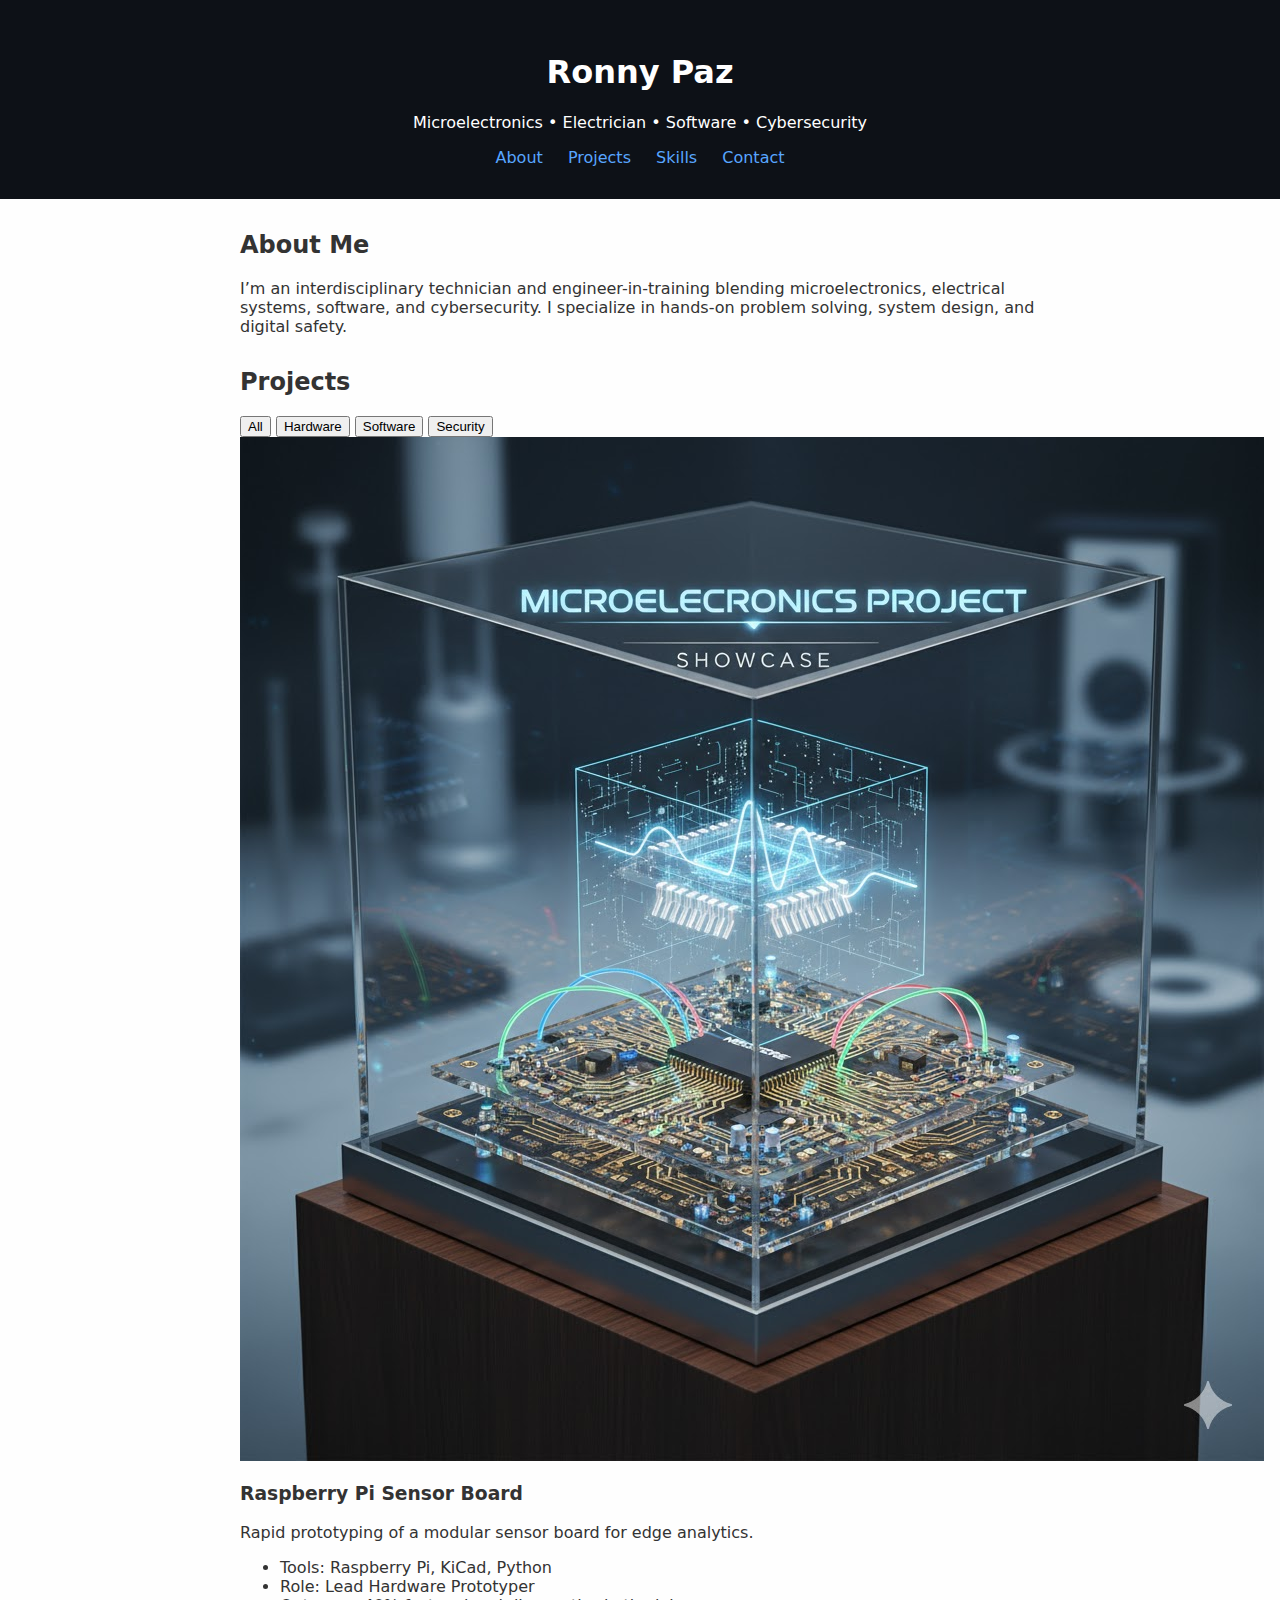
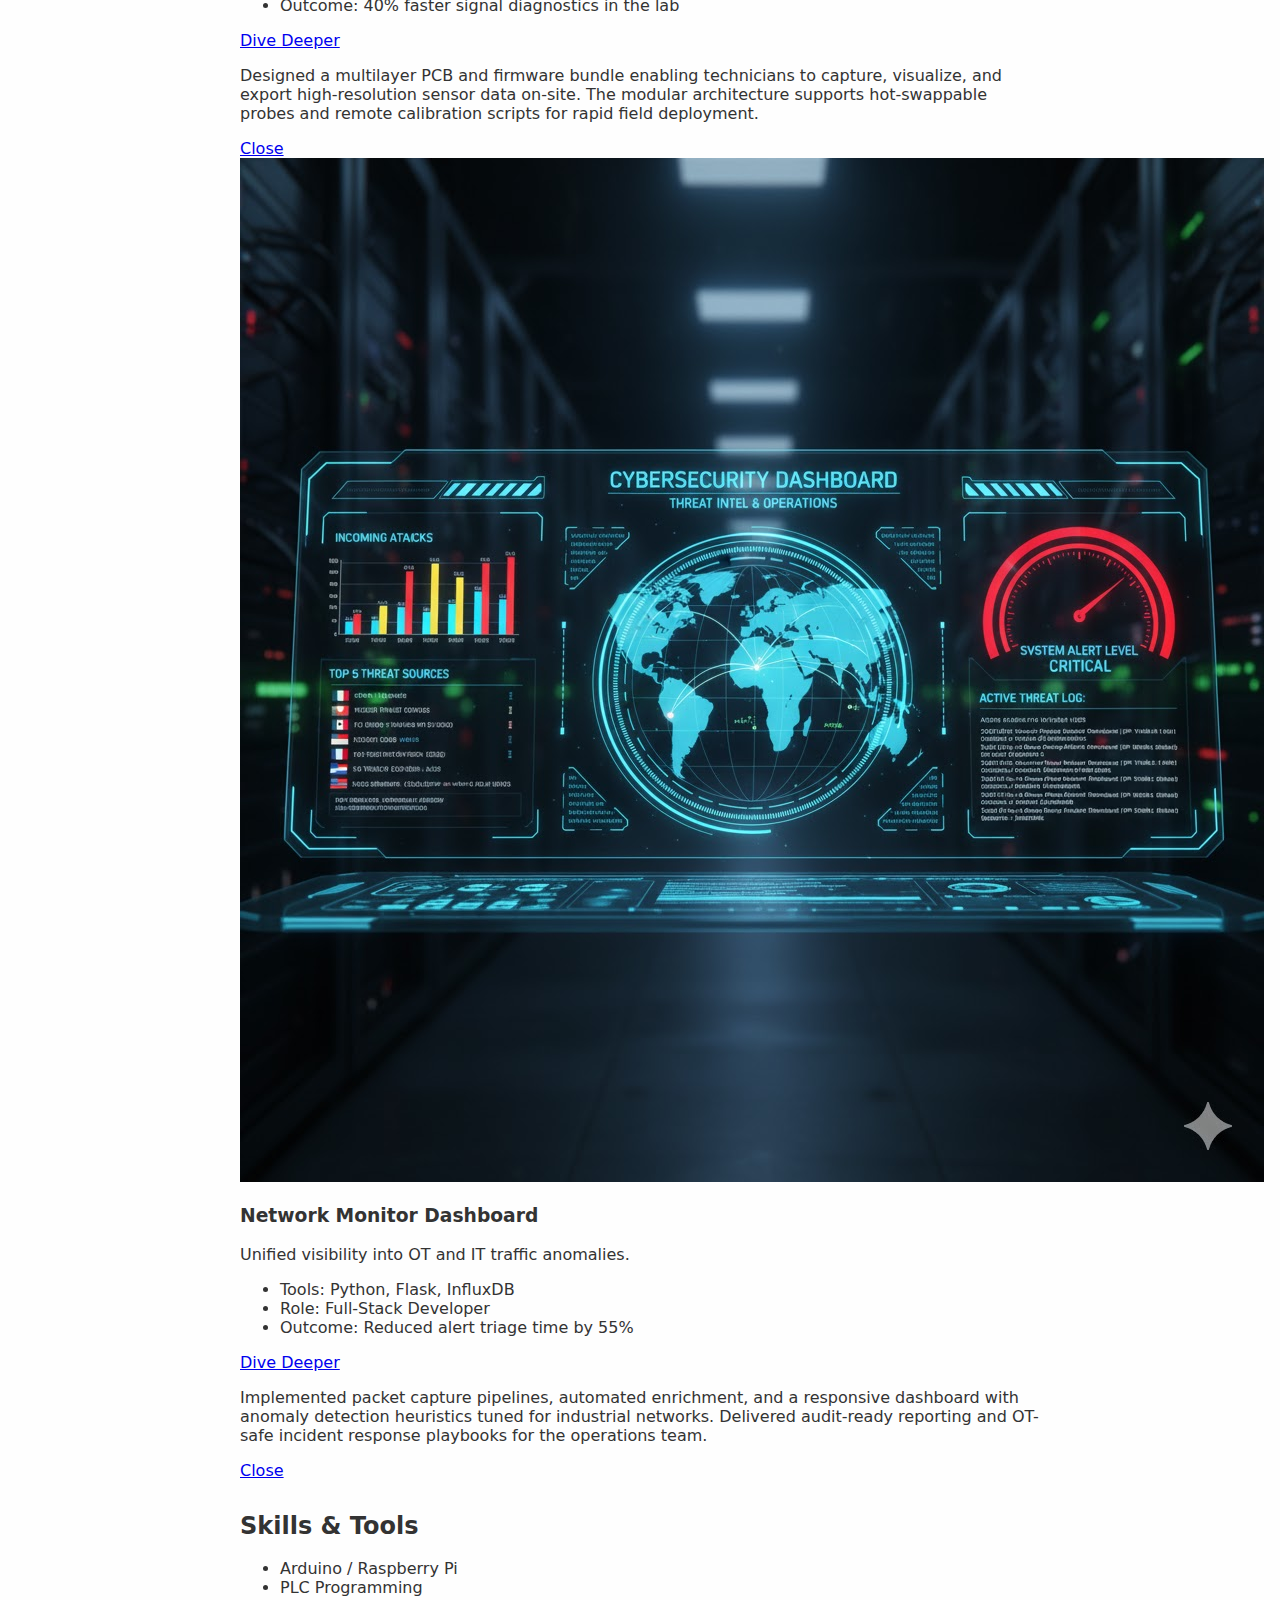
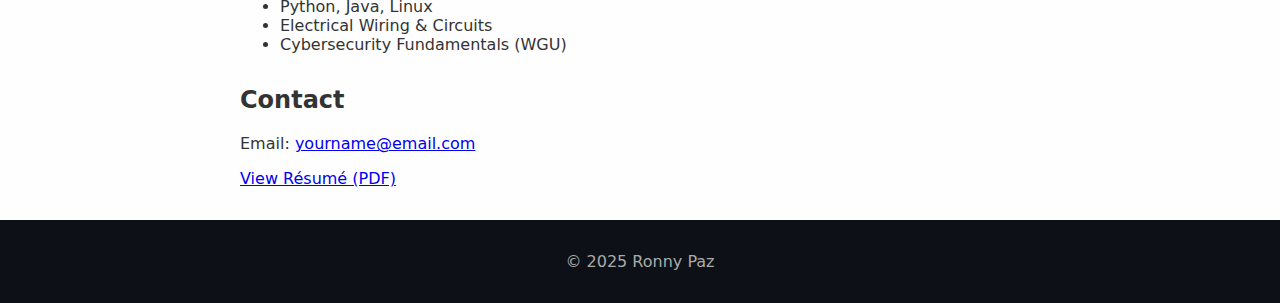
<file: index.html>
<!DOCTYPE html>
<html lang="en">
<head>
  <meta charset="UTF-8" />
  <meta name="viewport" content="width=device-width, initial-scale=1.0" />
  <title>Ronny Paz | Portfolio</title>
  <link rel="stylesheet" href="style.css" />
</head>
<body>
  <header>
    <h1>Ronny Paz</h1>
    <p>Microelectronics • Electrician • Software • Cybersecurity</p>
    <nav>
      <a href="#about">About</a>
      <a href="#projects">Projects</a>
      <a href="#skills">Skills</a>
      <a href="#contact">Contact</a>
    </nav>
  </header>

  <section id="about">
    <h2>About Me</h2>
    <p>
      I’m an interdisciplinary technician and engineer-in-training blending 
      microelectronics, electrical systems, software, and cybersecurity.
      I specialize in hands-on problem solving, system design, and digital safety.
    </p>
  </section>

  <section id="projects">
    <h2>Projects</h2>
    <div class="project-filters" aria-label="Project filters">
      <button class="filter-tab active" data-filter="all" type="button">All</button>
      <button class="filter-tab" data-filter="hardware" type="button">Hardware</button>
      <button class="filter-tab" data-filter="software" type="button">Software</button>
      <button class="filter-tab" data-filter="security" type="button">Security</button>
    </div>
    <div class="project-grid">
      <article class="project-card" data-category="hardware software">
        <div class="card-inner">
          <div class="card-image">
            <img src="assets/project1.jpg" alt="Microelectronics project" />
          </div>
          <div class="card-content">
            <h3>Raspberry Pi Sensor Board</h3>
            <p class="teaser">Rapid prototyping of a modular sensor board for edge analytics.</p>
            <ul class="key-stats">
              <li><span>Tools:</span> Raspberry Pi, KiCad, Python</li>
              <li><span>Role:</span> Lead Hardware Prototyper</li>
              <li><span>Outcome:</span> 40% faster signal diagnostics in the lab</li>
            </ul>
            <a class="dive-deeper" data-target="project-sensor" href="#project-sensor">Dive Deeper</a>
          </div>
        </div>
        <div class="card-detail" id="project-sensor" aria-hidden="true">
          <p>
            Designed a multilayer PCB and firmware bundle enabling technicians to
            capture, visualize, and export high-resolution sensor data on-site.
            The modular architecture supports hot-swappable probes and remote
            calibration scripts for rapid field deployment.
          </p>
          <a class="close-detail" href="#">Close</a>
        </div>
      </article>
      <article class="project-card" data-category="software security">
        <div class="card-inner">
          <div class="card-image">
            <img src="assets/project2.jpg" alt="Cybersecurity dashboard" />
          </div>
          <div class="card-content">
            <h3>Network Monitor Dashboard</h3>
            <p class="teaser">Unified visibility into OT and IT traffic anomalies.</p>
            <ul class="key-stats">
              <li><span>Tools:</span> Python, Flask, InfluxDB</li>
              <li><span>Role:</span> Full-Stack Developer</li>
              <li><span>Outcome:</span> Reduced alert triage time by 55%</li>
            </ul>
            <a class="dive-deeper" data-target="project-monitor" href="#project-monitor">Dive Deeper</a>
          </div>
        </div>
        <div class="card-detail" id="project-monitor" aria-hidden="true">
          <p>
            Implemented packet capture pipelines, automated enrichment, and a
            responsive dashboard with anomaly detection heuristics tuned for
            industrial networks. Delivered audit-ready reporting and OT-safe
            incident response playbooks for the operations team.
          </p>
          <a class="close-detail" href="#">Close</a>
        </div>
      </article>
    </div>
  </section>

  <section id="skills">
    <h2>Skills & Tools</h2>
    <ul>
      <li>Arduino / Raspberry Pi</li>
      <li>PLC Programming</li>
      <li>Python, Java, Linux</li>
      <li>Electrical Wiring & Circuits</li>
      <li>Cybersecurity Fundamentals (WGU)</li>
    </ul>
  </section>

  <section id="contact">
    <h2>Contact</h2>
    <p>Email: <a href="mailto:yourname@email.com">yourname@email.com</a></p>
    <p><a href="assets/resume.pdf" target="_blank">View Résumé (PDF)</a></p>
  </section>

  <footer>
    <p>© 2025 Ronny Paz</p>
  </footer>
  <script>
    const filterTabs = document.querySelectorAll(".filter-tab");
    const projectCards = document.querySelectorAll(".project-card");

    filterTabs.forEach((tab) => {
      tab.addEventListener("click", () => {
        const filter = tab.dataset.filter;
        filterTabs.forEach((btn) => btn.classList.toggle("active", btn === tab));
        projectCards.forEach((card) => {
          const categories = card.dataset.category.split(" ").filter(Boolean);
          const matches = filter === "all" || categories.includes(filter);
          card.classList.toggle("hidden", !matches);
        });
      });
    });

    const toggleDetail = (targetId) => {
      const detail = document.getElementById(targetId);
      if (!detail) return;
      const isOpen = detail.classList.contains("open");
      detail.classList.toggle("open", !isOpen);
      detail.setAttribute("aria-hidden", isOpen ? "true" : "false");
    };

    document.querySelectorAll(".dive-deeper").forEach((link) => {
      link.addEventListener("click", (event) => {
        event.preventDefault();
        const targetId = link.dataset.target;
        toggleDetail(targetId);
      });
    });

    document.querySelectorAll(".close-detail").forEach((link) => {
      link.addEventListener("click", (event) => {
        event.preventDefault();
        const detail = link.closest(".card-detail");
        if (!detail) return;
        detail.classList.remove("open");
        detail.setAttribute("aria-hidden", "true");
      });
    });
  </script>
</body>
</html>
</file>
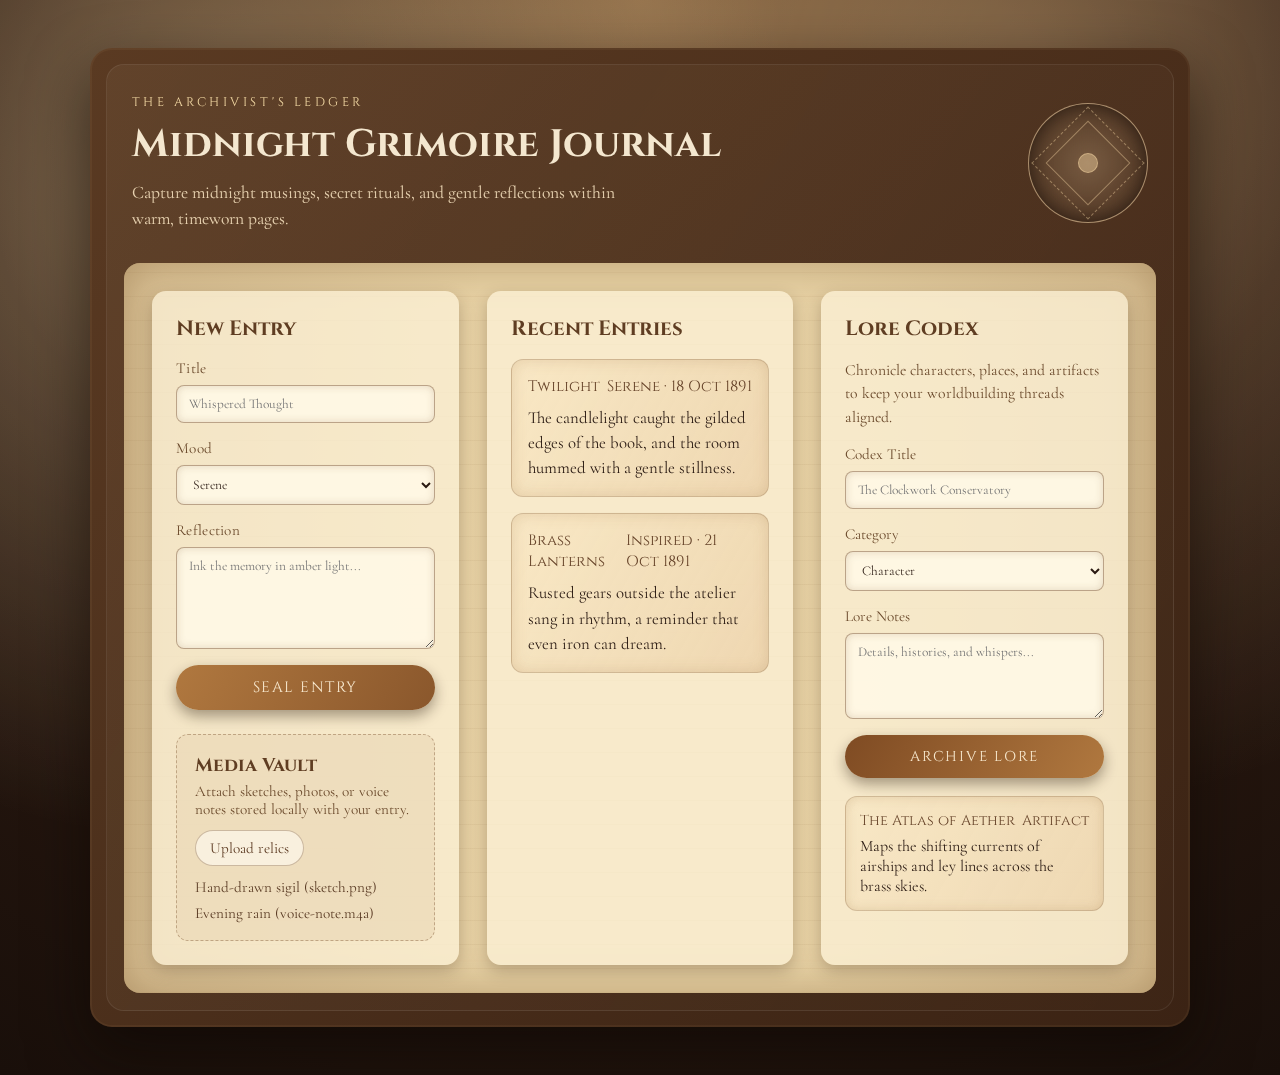
<file: public/index.html>
<!DOCTYPE html>
<html lang="en">
  <head>
    <meta charset="UTF-8" />
    <meta name="viewport" content="width=device-width, initial-scale=1.0" />
    <title>Grimoire Journal</title>
    <link rel="stylesheet" href="styles.css" />
    <link
      href="https://fonts.googleapis.com/css2?family=Cinzel:wght@400;600&family=Cormorant+Garamond:wght@400;500;600&display=swap"
      rel="stylesheet"
    />
  </head>
  <body>
    <div class="ambient-glow"></div>
    <main class="journal">
      <header class="journal__header">
        <div>
          <p class="journal__subtitle">The Archivist's Ledger</p>
          <h1>Midnight Grimoire Journal</h1>
          <p class="journal__description">
            Capture midnight musings, secret rituals, and gentle reflections within warm, timeworn pages.
          </p>
        </div>
        <div class="journal__sigil" aria-hidden="true">
          <span></span>
          <span></span>
          <span></span>
        </div>
      </header>

      <section class="journal__pages">
        <div class="journal__panel">
          <h2>New Entry</h2>
          <form class="entry-form" id="entry-form">
            <label>
              Title
              <input type="text" name="title" placeholder="Whispered Thought" required />
            </label>
            <label>
              Mood
              <select name="mood">
                <option>Serene</option>
                <option>Curious</option>
                <option>Restless</option>
                <option>Inspired</option>
                <option>Grateful</option>
              </select>
            </label>
            <label>
              Reflection
              <textarea
                name="content"
                rows="5"
                placeholder="Ink the memory in amber light..."
                required
              ></textarea>
            </label>
            <button type="submit">Seal Entry</button>
          </form>
          <div class="media-vault">
            <div class="media-vault__header">
              <h3>Media Vault</h3>
              <p>Attach sketches, photos, or voice notes stored locally with your entry.</p>
            </div>
            <label class="media-vault__upload">
              Upload relics
              <input type="file" id="media-upload" multiple accept="image/*,audio/*" />
            </label>
            <ul class="media-vault__list" id="media-list">
              <li>Hand-drawn sigil (sketch.png)</li>
              <li>Evening rain (voice-note.m4a)</li>
            </ul>
          </div>
        </div>

        <div class="journal__panel journal__panel--entries">
          <h2>Recent Entries</h2>
          <ul class="entries" id="entries">
            <li class="entry">
              <div class="entry__meta">
                <span>Twilight</span>
                <span>Serene · 18 Oct 1891</span>
              </div>
              <p>
                The candlelight caught the gilded edges of the book, and the room hummed with a gentle
                stillness.
              </p>
            </li>
            <li class="entry">
              <div class="entry__meta">
                <span>Brass Lanterns</span>
                <span>Inspired · 21 Oct 1891</span>
              </div>
              <p>
                Rusted gears outside the atelier sang in rhythm, a reminder that even iron can dream.
              </p>
            </li>
          </ul>
        </div>
        <div class="journal__panel journal__panel--lore">
          <h2>Lore Codex</h2>
          <p class="panel-intro">
            Chronicle characters, places, and artifacts to keep your worldbuilding threads aligned.
          </p>
          <form class="lore-form" id="lore-form">
            <label>
              Codex Title
              <input type="text" name="lore-title" placeholder="The Clockwork Conservatory" required />
            </label>
            <label>
              Category
              <select name="lore-category">
                <option>Character</option>
                <option>Location</option>
                <option>Artifact</option>
                <option>Ritual</option>
                <option>Faction</option>
              </select>
            </label>
            <label>
              Lore Notes
              <textarea
                name="lore-notes"
                rows="4"
                placeholder="Details, histories, and whispers..."
                required
              ></textarea>
            </label>
            <button type="submit">Archive Lore</button>
          </form>
          <ul class="lore-list" id="lore-list">
            <li>
              <div class="lore-list__meta">
                <span>The Atlas of Aether</span>
                <span>Artifact</span>
              </div>
              <p>Maps the shifting currents of airships and ley lines across the brass skies.</p>
            </li>
          </ul>
        </div>
      </section>
    </main>

    <script src="app.js"></script>
  </body>
</html>
</file>
<file: style.css>
body {
  font-family: system-ui, sans-serif;
  margin: 0;
  color: #333;
  background: #fefefe;
}

header {
  text-align: center;
  padding: 2em 1em;
  background: #0d1117;
  color: white;
}

nav a {
  color: #58a6ff;
  margin: 0 10px;
  text-decoration: none;
}

section {
  max-width: 800px;
  margin: 2em auto;
  padding: 0 1em;
}

.project {
  display: flex;
  flex-wrap: wrap;
  gap: 1em;
  margin-bottom: 1.5em;
}

.project img {
  width: 250px;
  border-radius: 10px;
}

footer {
  text-align: center;
  padding: 1em;
  background: #0d1117;
  color: #aaa;
}
</file>
<file: public/styles.css>
:root {
  color-scheme: light;
  --leather-dark: #3b2314;
  --leather-mid: #5a3a22;
  --leather-light: #7a5031;
  --parchment: #e6d0a3;
  --parchment-deep: #c8a76a;
  --ink: #2a1a12;
  --accent: #b4873b;
}

* {
  box-sizing: border-box;
  margin: 0;
  padding: 0;
}

body {
  min-height: 100vh;
  font-family: "Cormorant Garamond", "Times New Roman", serif;
  background: radial-gradient(circle at top, #7f5b38 0%, #2c1a11 55%, #190f0a 100%);
  color: var(--ink);
  display: flex;
  justify-content: center;
  align-items: center;
  padding: 48px 24px;
  position: relative;
  overflow-x: hidden;
}

.ambient-glow {
  position: absolute;
  inset: 0;
  background: radial-gradient(circle at 15% 20%, rgba(255, 225, 170, 0.35), transparent 45%),
    radial-gradient(circle at 80% 10%, rgba(255, 210, 150, 0.3), transparent 50%);
  mix-blend-mode: screen;
  pointer-events: none;
}

.journal {
  max-width: 1100px;
  width: min(1100px, 100%);
  background: linear-gradient(135deg, var(--leather-mid), var(--leather-dark));
  border-radius: 22px;
  padding: 34px;
  box-shadow: 0 24px 60px rgba(12, 6, 4, 0.6), inset 0 0 0 2px rgba(255, 216, 160, 0.05);
  position: relative;
  z-index: 1;
}

.journal::before {
  content: "";
  position: absolute;
  inset: 16px;
  border-radius: 18px;
  background: linear-gradient(120deg, rgba(255, 240, 210, 0.05), rgba(255, 240, 210, 0.01));
  border: 1px solid rgba(255, 255, 255, 0.08);
  pointer-events: none;
}

.journal__header {
  display: flex;
  align-items: center;
  justify-content: space-between;
  gap: 24px;
  padding: 12px 8px 30px;
  color: #f4e7cf;
  position: relative;
}

.journal__subtitle {
  font-family: "Cinzel", serif;
  letter-spacing: 0.28em;
  text-transform: uppercase;
  font-size: 0.78rem;
  color: #f2d8a3;
  margin-bottom: 8px;
}

.journal__header h1 {
  font-size: clamp(2rem, 3vw, 2.6rem);
  font-family: "Cinzel", serif;
  margin-bottom: 10px;
}

.journal__description {
  max-width: 500px;
  font-size: 1.1rem;
  color: rgba(255, 235, 200, 0.85);
  line-height: 1.5;
}

.journal__sigil {
  width: 120px;
  height: 120px;
  border-radius: 50%;
  border: 1px solid rgba(255, 225, 180, 0.5);
  display: grid;
  place-items: center;
  position: relative;
  background: radial-gradient(circle, rgba(244, 213, 168, 0.25), rgba(33, 19, 12, 0.1));
  box-shadow: inset 0 0 20px rgba(0, 0, 0, 0.5);
}

.journal__sigil span {
  position: absolute;
  width: 60px;
  height: 60px;
  border: 1px solid rgba(255, 223, 170, 0.4);
  transform: rotate(45deg);
}

.journal__sigil span:nth-child(2) {
  width: 80px;
  height: 80px;
  border-style: dashed;
}

.journal__sigil span:nth-child(3) {
  width: 20px;
  height: 20px;
  border-radius: 50%;
  background: rgba(255, 223, 170, 0.4);
}

.journal__pages {
  background: var(--parchment);
  border-radius: 16px;
  padding: 28px;
  display: grid;
  gap: 28px;
  grid-template-columns: repeat(auto-fit, minmax(280px, 1fr));
  position: relative;
  overflow: hidden;
  box-shadow: inset 0 0 40px rgba(121, 84, 40, 0.4);
}

.journal__pages::before {
  content: "";
  position: absolute;
  inset: 0;
  background: linear-gradient(90deg, rgba(126, 84, 46, 0.15), transparent 35%, transparent 65%, rgba(126, 84, 46, 0.15)),
    repeating-linear-gradient(
      0deg,
      rgba(150, 115, 70, 0.08),
      rgba(150, 115, 70, 0.08) 1px,
      transparent 1px,
      transparent 24px
    );
  pointer-events: none;
}

.journal__panel {
  background: rgba(255, 245, 220, 0.7);
  border-radius: 14px;
  padding: 24px;
  box-shadow: 0 6px 16px rgba(57, 36, 18, 0.25);
  position: relative;
}

.journal__panel h2 {
  font-family: "Cinzel", serif;
  font-size: 1.3rem;
  margin-bottom: 16px;
  color: #5f3d22;
}

.entry-form {
  display: grid;
  gap: 16px;
  position: relative;
  z-index: 1;
}

.entry-form label {
  display: grid;
  gap: 8px;
  font-size: 0.95rem;
  color: #6b4a2c;
  letter-spacing: 0.02em;
}

.entry-form input,
.entry-form select,
.entry-form textarea {
  border: 1px solid rgba(120, 80, 45, 0.5);
  border-radius: 8px;
  padding: 10px 12px;
  font-family: inherit;
  background: rgba(255, 248, 230, 0.9);
  color: var(--ink);
  box-shadow: inset 0 0 8px rgba(120, 80, 45, 0.2);
}

.entry-form button {
  border: none;
  border-radius: 999px;
  padding: 12px 20px;
  background: linear-gradient(120deg, #b0783f, #8a572c);
  color: #f8e9cf;
  font-family: "Cinzel", serif;
  font-size: 0.95rem;
  letter-spacing: 0.1em;
  text-transform: uppercase;
  cursor: pointer;
  box-shadow: 0 6px 14px rgba(38, 22, 11, 0.4);
  transition: transform 0.2s ease, box-shadow 0.2s ease;
}

.entry-form button:hover {
  transform: translateY(-1px);
  box-shadow: 0 10px 16px rgba(38, 22, 11, 0.45);
}

.media-vault {
  margin-top: 24px;
  padding: 18px;
  border-radius: 12px;
  background: rgba(235, 216, 184, 0.7);
  border: 1px dashed rgba(120, 80, 45, 0.4);
  display: grid;
  gap: 12px;
}

.media-vault__header h3 {
  font-family: "Cinzel", serif;
  color: #5f3d22;
  margin-bottom: 4px;
}

.media-vault__header p {
  font-size: 0.95rem;
  color: #6b4a2c;
}

.media-vault__upload {
  display: inline-flex;
  align-items: center;
  gap: 10px;
  padding: 8px 14px;
  border-radius: 999px;
  background: rgba(250, 242, 225, 0.9);
  border: 1px solid rgba(120, 80, 45, 0.35);
  font-size: 0.95rem;
  color: #5c3a22;
  cursor: pointer;
  width: fit-content;
}

.media-vault__upload input {
  display: none;
}

.media-vault__list {
  list-style: none;
  display: grid;
  gap: 8px;
  font-size: 0.95rem;
  color: #5a3b24;
}

.entries {
  list-style: none;
  display: grid;
  gap: 16px;
}

.entry {
  padding: 16px;
  border-radius: 12px;
  border: 1px solid rgba(122, 86, 51, 0.3);
  background: linear-gradient(120deg, rgba(248, 231, 196, 0.9), rgba(236, 210, 170, 0.8));
  box-shadow: inset 0 0 16px rgba(150, 105, 54, 0.2);
}

.entry__meta {
  display: flex;
  justify-content: space-between;
  font-family: "Cinzel", serif;
  font-size: 0.95rem;
  color: #664329;
  margin-bottom: 8px;
}

.entry p {
  font-size: 1.05rem;
  line-height: 1.5;
}

.panel-intro {
  font-size: 0.98rem;
  color: #6b4a2c;
  margin-bottom: 16px;
  line-height: 1.5;
}

.lore-form {
  display: grid;
  gap: 16px;
  margin-bottom: 18px;
}

.lore-form label {
  display: grid;
  gap: 8px;
  font-size: 0.95rem;
  color: #6b4a2c;
}

.lore-form input,
.lore-form select,
.lore-form textarea {
  border: 1px solid rgba(120, 80, 45, 0.5);
  border-radius: 8px;
  padding: 10px 12px;
  font-family: inherit;
  background: rgba(255, 248, 230, 0.9);
  color: var(--ink);
  box-shadow: inset 0 0 8px rgba(120, 80, 45, 0.2);
}

.lore-form button {
  border: none;
  border-radius: 999px;
  padding: 12px 20px;
  background: linear-gradient(120deg, #7f4b23, #b0783f);
  color: #f8e9cf;
  font-family: "Cinzel", serif;
  font-size: 0.9rem;
  letter-spacing: 0.12em;
  text-transform: uppercase;
  cursor: pointer;
  box-shadow: 0 6px 14px rgba(38, 22, 11, 0.4);
  transition: transform 0.2s ease, box-shadow 0.2s ease;
}

.lore-form button:hover {
  transform: translateY(-1px);
  box-shadow: 0 10px 16px rgba(38, 22, 11, 0.45);
}

.lore-list {
  list-style: none;
  display: grid;
  gap: 12px;
}

.lore-list li {
  padding: 14px;
  border-radius: 12px;
  border: 1px solid rgba(122, 86, 51, 0.3);
  background: linear-gradient(120deg, rgba(248, 231, 196, 0.75), rgba(236, 210, 170, 0.7));
  box-shadow: inset 0 0 12px rgba(150, 105, 54, 0.2);
}

.lore-list__meta {
  display: flex;
  justify-content: space-between;
  font-family: "Cinzel", serif;
  font-size: 0.9rem;
  color: #664329;
  margin-bottom: 6px;
}

@media (max-width: 720px) {
  .journal {
    padding: 24px;
  }

  .journal__header {
    flex-direction: column;
    align-items: flex-start;
  }

  .journal__sigil {
    align-self: flex-end;
  }
}
</file>
